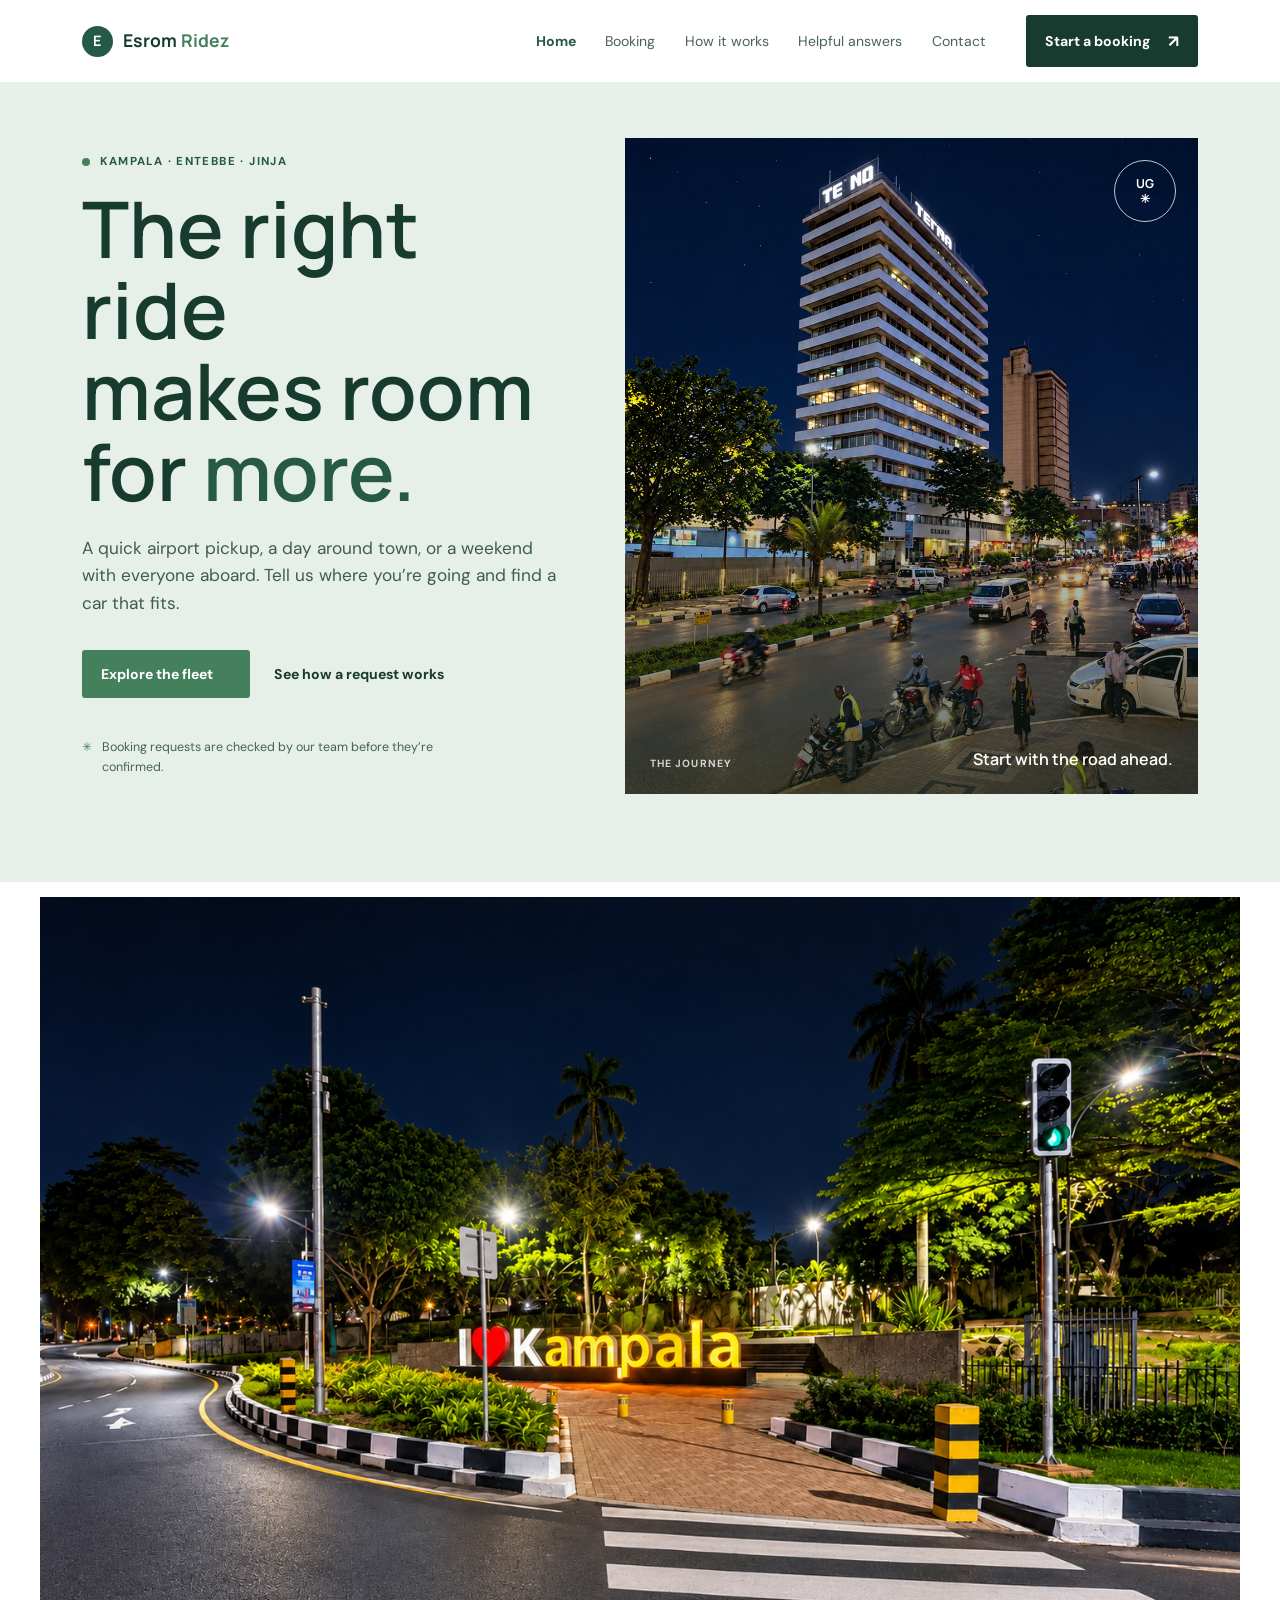
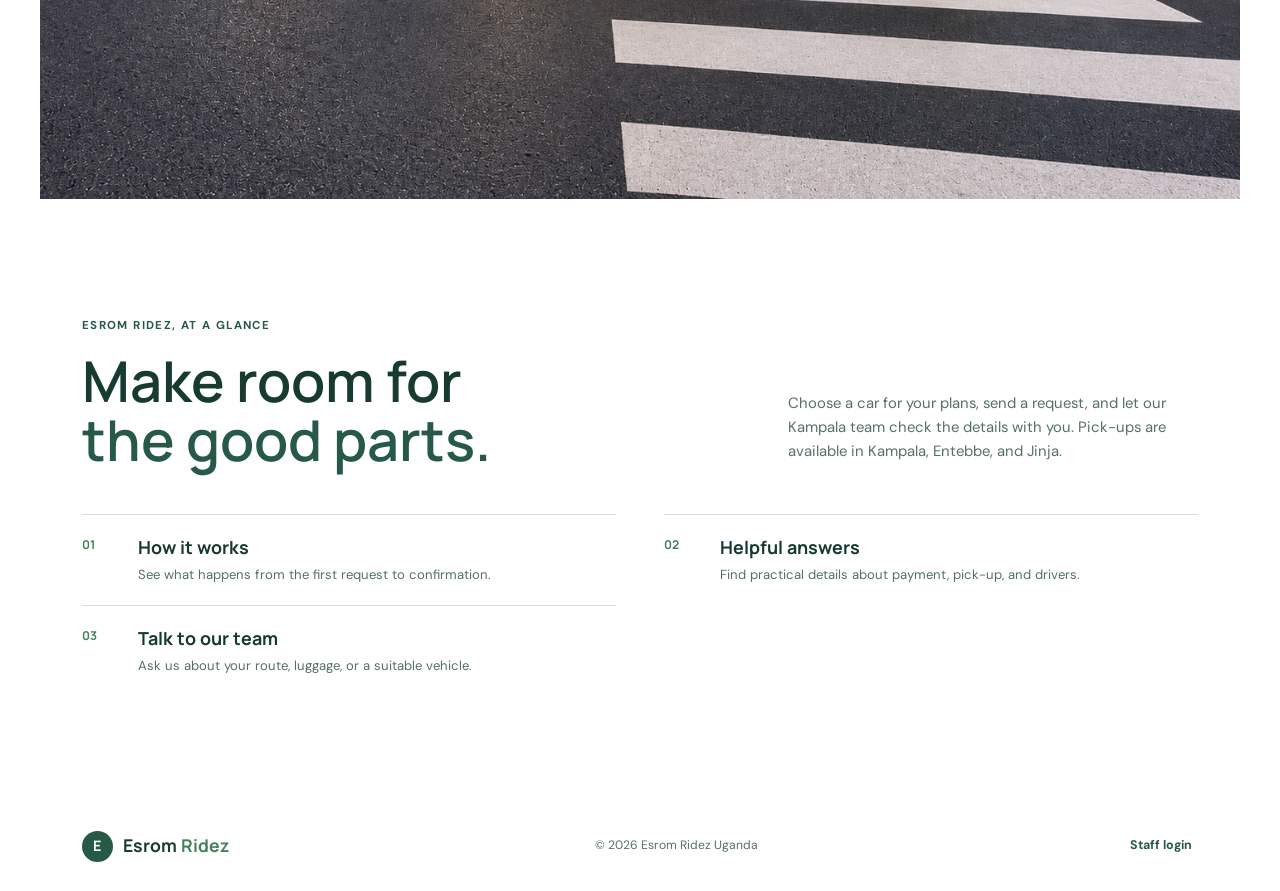
<file: index.html>
<!doctype html>
<html lang="en">
<head>
  <meta charset="utf-8">
  <meta name="viewport" content="width=device-width, initial-scale=1">
  <meta name="description" content="Find a car for airport pickups, city days, family trips, and group travel around Kampala, Entebbe, and Jinja.">
  <meta name="theme-color" content="#f7f6f1">
  <title>Esrom Ridez | A good car for the road ahead</title>
  <link rel="preconnect" href="https://fonts.googleapis.com">
  <link rel="preconnect" href="https://fonts.gstatic.com" crossorigin>
  <link href="https://fonts.googleapis.com/css2?family=DM+Sans:wght@400;500;600;700&family=Manrope:wght@500;600;700;800&display=swap" rel="stylesheet">
  <link rel="stylesheet" href="site.css">
</head>
<body>
  <div class="site-shell">
    <header class="topbar">
      <a class="brand" href="index.html" aria-label="Esrom Ridez home"><span class="brand-mark" aria-hidden="true">E</span><span>Esrom <span>Ridez</span></span></a>
      <button class="menu-button" id="menuButton" type="button" aria-label="Open navigation" aria-controls="primaryNavigation" aria-expanded="false"><span aria-hidden="true">☰</span></button>
      <nav class="main-nav" id="primaryNavigation" aria-label="Primary navigation">
        <a href="index.html" aria-current="page">Home</a><a href="booking.html">Booking</a><a href="how-it-works.html">How it works</a><a href="helpful-answers.html">Helpful answers</a><a href="contact.html">Contact</a>
      </nav>
      <a class="button button-dark nav-book" href="booking.html">Start a booking <span aria-hidden="true">↗</span></a>
    </header>

    <main id="home">
      <section class="hero section-pad" aria-labelledby="heroTitle">
        <div class="hero-copy">
          <p class="eyebrow"><span class="eyebrow-dot" aria-hidden="true"></span> Kampala · Entebbe · Jinja</p>
          <h1 id="heroTitle">The right ride<br>makes room for <em>more.</em></h1>
          <p class="hero-lede">A quick airport pickup, a day around town, or a weekend with everyone aboard. Tell us where you’re going and find a car that fits.</p>
          <div class="hero-actions"><a class="button button-accent" href="cars.html">Explore the fleet <span aria-hidden="true"></span></a><a class="text-link" href="how-it-works.html">See how a request works <span aria-hidden="true"></span></a></div>
          <p class="hero-note"><span aria-hidden="true">✳</span> Booking requests are checked by our team before they’re confirmed.</p>
        </div>
        <div class="hero-art">
          <img class="hero-photo" src="img 31.png" alt="A winding road crossing a green mountain landscape" fetchpriority="high">
          <div class="hero-caption"><span class="caption-index"> THE JOURNEY</span><span>Start with the road ahead.</span></div>
          <span class="hero-stamp" aria-hidden="true">UG<br><small>✳</small></span>
        </div>
      </section>

      <figure class="overview-visual">
        <img src="kla road.png" alt="Kampala city streets and traffic at night" loading="lazy">
      </figure>

      <section class="overview-section section-pad" aria-labelledby="overviewTitle">
        <div class="section-intro"><div><p class="eyebrow">Esrom Ridez, at a glance</p><h2 id="overviewTitle">Make room for<br><em>the good parts.</em></h2></div><p>Choose a car for your plans, send a request, and let our Kampala team check the details with you. Pick-ups are available in Kampala, Entebbe, and Jinja.</p></div>
        <div class="overview-links">
          <a href="how-it-works.html"><span>01</span><div><h3>How it works</h3><p>See what happens from the first request to confirmation.</p></div><b aria-hidden="true"></b></a>
          <a href="helpful-answers.html"><span>02</span><div><h3>Helpful answers</h3><p>Find practical details about payment, pick-up, and drivers.</p></div><b aria-hidden="true"></b></a>
          <a href="contact.html"><span>03</span><div><h3>Talk to our team</h3><p>Ask us about your route, luggage, or a suitable vehicle.</p></div><b aria-hidden="true"></b></a>
        </div>
      </section>
    </main>

    <section class="admin-view section-pad" id="adminView" aria-label="Staff workspace"><div class="admin-head"><div><p class="eyebrow">Staff workspace</p><h2>Keep things <em>moving.</em></h2></div><button class="button button-light" id="closeAdmin" type="button">Back to website</button></div><div class="admin-stats" id="adminStats"></div><div class="admin-layout"><div class="admin-panel"><div class="panel-heading"><div><h3>Fleet manager</h3><p>Edit daily UGX rates and availability.</p></div><button class="button button-dark" id="resetData" type="button">Reset demo data</button></div><div class="admin-table-wrap"><table><thead><tr><th>Vehicle</th><th>Type</th><th>Daily rate (UGX)</th><th>Availability</th><th></th></tr></thead><tbody id="vehicleTable"></tbody></table></div></div><div class="admin-panel"><div class="panel-heading"><div><h3>Booking requests</h3><p>Confirm or cancel requests.</p></div></div><div id="bookingList" class="booking-list"></div></div></div></section>

    <footer><a class="brand" href="#home"><span class="brand-mark" aria-hidden="true">E</span><span>Esrom <span>Ridez</span></span></a><span>© 2026 Esrom Ridez Uganda</span><button class="admin-link" id="openAdmin" type="button">Staff login <span aria-hidden="true"></span></button></footer>
  </div>

  <div class="modal-backdrop" id="modalBackdrop" aria-hidden="true"><div class="modal" role="dialog" aria-modal="true" aria-labelledby="modalTitle"><button class="modal-close" id="closeModal" type="button" aria-label="Close dialog">×</button><div id="modalContent"></div></div></div>
  <div class="toast" id="toast" role="status" aria-live="polite"></div>
  <script src="script.js" defer></script>
</body>
</html>
</file>
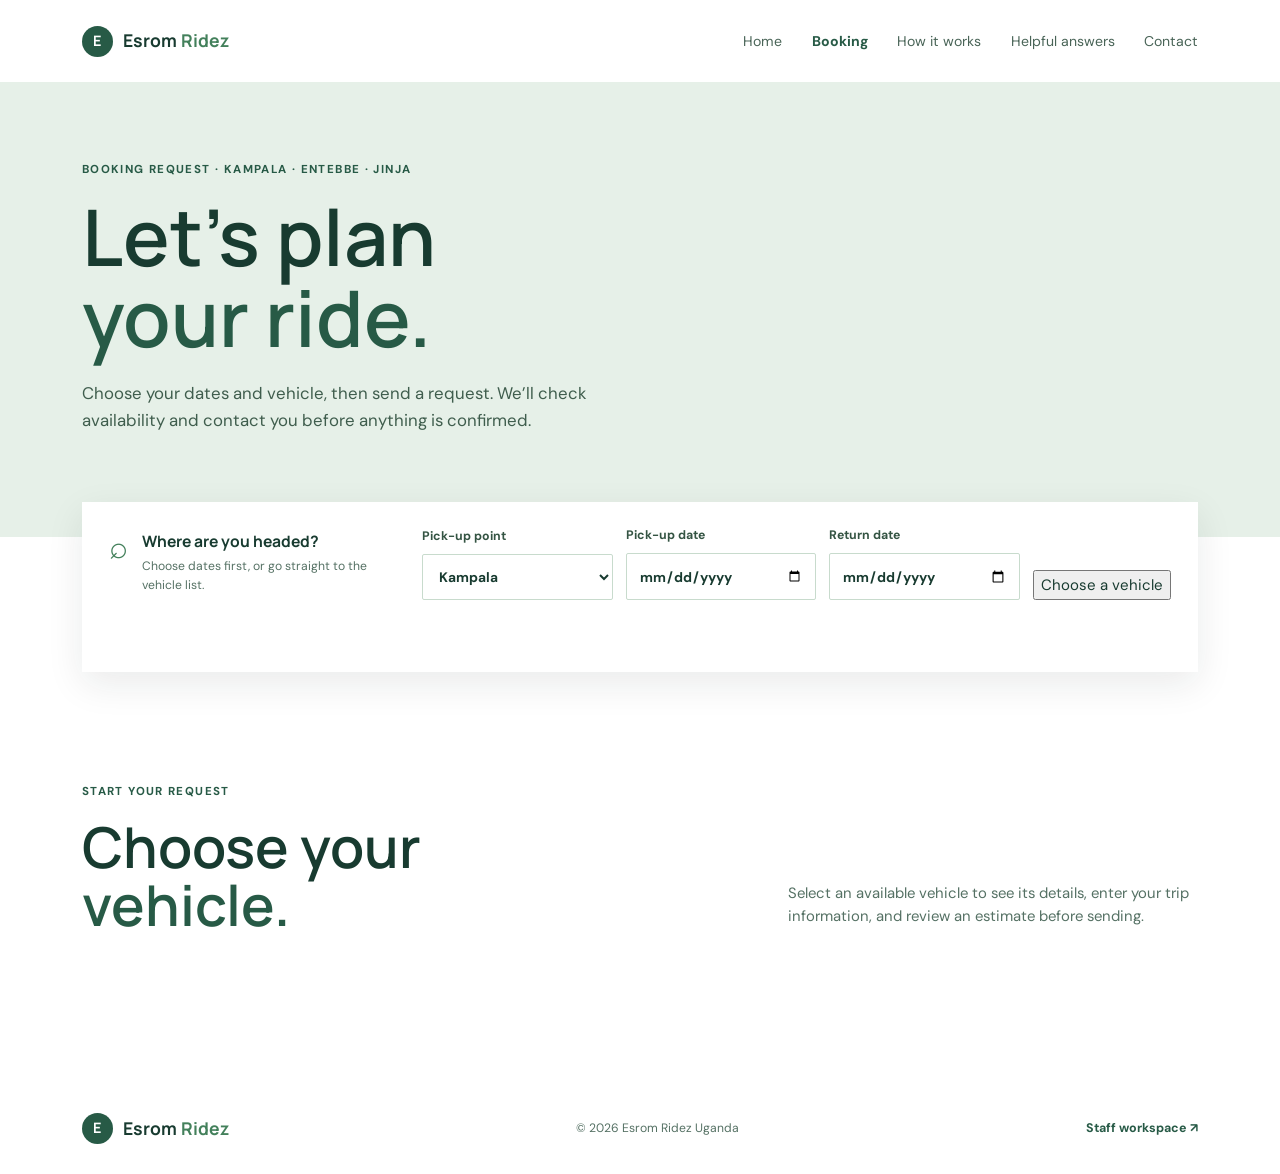
<file: booking.html>
<!doctype html>
<html lang="en">
<head>
  <meta charset="utf-8">
  <meta name="viewport" content="width=device-width, initial-scale=1">
  <meta name="description" content="Choose a vehicle and send a booking request to Esrom Ridez in Uganda.">
  <meta name="theme-color" content="#f7f6f1">
  <title>Booking | Esrom Ridez</title>
  <link rel="preconnect" href="https://fonts.googleapis.com">
  <link rel="preconnect" href="https://fonts.gstatic.com" crossorigin>
  <link href="https://fonts.googleapis.com/css2?family=DM+Sans:wght@400;500;600;700&family=Manrope:wght@500;600;700;800&display=swap" rel="stylesheet">
  <link rel="stylesheet" href="site.css">
</head>
<body class="booking-page">
  <div class="site-shell">
    <header class="topbar">
      <a class="brand" href="index.html" aria-label="Esrom Ridez home"><span class="brand-mark" aria-hidden="true">E</span><span>Esrom <span>Ridez</span></span></a>
      <button class="menu-button" id="menuButton" type="button" aria-label="Open navigation" aria-controls="primaryNavigation" aria-expanded="false"><span aria-hidden="true">☰</span></button>
      <nav class="main-nav" id="primaryNavigation" aria-label="Primary navigation">
        <a href="index.html">Home</a><a href="booking.html" aria-current="page">Booking</a><a href="how-it-works.html">How it works</a><a href="helpful-answers.html">Helpful answers</a><a href="contact.html">Contact</a>
      </nav>
    </header>
    <main id="bookingPage">
      <section class="page-intro section-pad" aria-labelledby="pageTitle"><p class="eyebrow">Booking request · Kampala · Entebbe · Jinja</p><h1 id="pageTitle">Let’s plan<br><em>your ride.</em></h1><p>Choose your dates and vehicle, then send a request. We’ll check availability and contact you before anything is confirmed.</p></section>
      <section class="search-panel section-pad" aria-labelledby="searchTitle">
        <div class="search-heading"><span class="search-icon" aria-hidden="true">⌕</span><div><h2 id="searchTitle">Where are you headed?</h2><p>Choose dates first, or go straight to the vehicle list.</p></div></div>
        <form id="searchForm" class="search-form" action="booking.html#fleet" method="GET">
          <input type="hidden" name="_subject" value="New vehicle booking request">
          <label for="searchPickup">Pick-up point<select id="searchPickup" name="pickup_location" required><option value="Kampala">Kampala</option><option value="Entebbe">Entebbe</option><option value="Jinja">Jinja</option></select></label>
          <label for="searchPickupDate">Pick-up date<input id="searchPickupDate" name="pickup_date" type="date" required></label>
          <label for="searchReturnDate">Return date<input id="searchReturnDate" name="return_date" type="date" required></label>
          <button type="submit">Choose a vehicle</button>
        </form>
        
        <!-- FIX: Added the missing bookingStatus element here -->
        <p id="bookingStatus" aria-live="polite" style="margin-top: 1rem; font-weight: 500; color: var(--text-dark, #333);"></p>
        
      </section>
      <section class="fleet-section section-pad" id="fleet" aria-labelledby="fleetTitle">
        <div class="section-intro"><div><p class="eyebrow">Start your request</p><h2 id="fleetTitle">Choose your<br><em>vehicle.</em></h2></div><p>Select an available vehicle to see its details, enter your trip information, and review an estimate before sending.</p></div>
        <p id="resultCount" aria-live="polite"></p>
        <div id="vehicleGrid" aria-live="polite"></div>
      </section>
      <div class="modal-backdrop" id="modalBackdrop" aria-hidden="true"><div class="modal" role="dialog" aria-modal="true" aria-labelledby="modalTitle"><button class="modal-close" id="closeModal" type="button" aria-label="Close dialog">×</button><div id="modalContent"></div></div></div>
    </main>
    <footer><a class="brand" href="index.html"><span class="brand-mark" aria-hidden="true">E</span><span>Esrom <span>Ridez</span></span></a><span>© 2026 Esrom Ridez Uganda</span><a class="admin-link" href="index.html#staff">Staff workspace <span aria-hidden="true">↗️</span></a></footer>
  </div>
  <div class="toast" id="toast" role="status" aria-live="polite"></div>
<script src="script.js" defer></script>
</body>
</html>
</file>
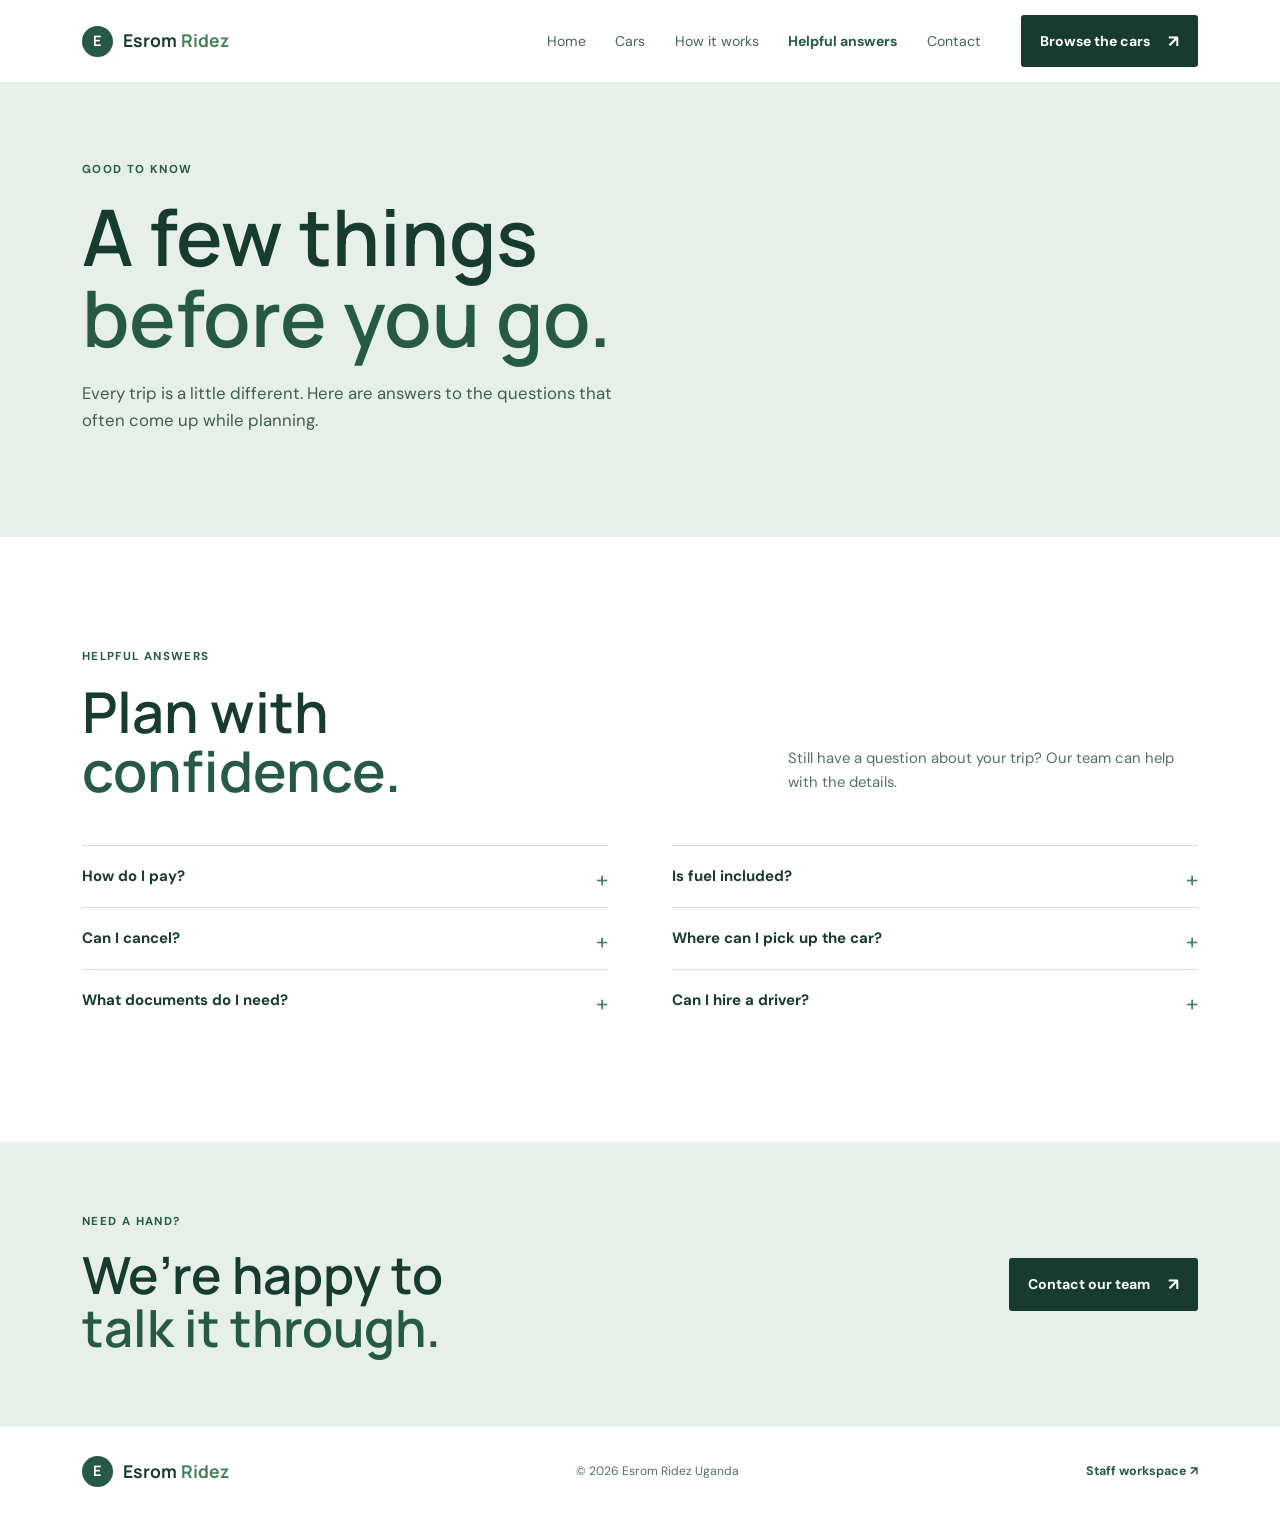
<file: helpful-answers.html>
<!doctype html>
<html lang="en">
<head>
  <meta charset="utf-8">
  <meta name="viewport" content="width=device-width, initial-scale=1">
  <meta name="description" content="Answers to common questions about Esrom Ridez car rentals, payments, pick-up, cancellation, and drivers.">
  <meta name="theme-color" content="#f7f6f1">
  <title>Helpful answers | Esrom Ridez</title>
  <link rel="preconnect" href="https://fonts.googleapis.com">
  <link rel="preconnect" href="https://fonts.gstatic.com" crossorigin>
  <link href="https://fonts.googleapis.com/css2?family=DM+Sans:wght@400;500;600;700&family=Manrope:wght@500;600;700;800&display=swap" rel="stylesheet">
  <link rel="stylesheet" href="site.css">
</head>
<body>
  <div class="site-shell">
    <header class="topbar">
      <a class="brand" href="index.html" aria-label="Esrom Ridez home"><span class="brand-mark" aria-hidden="true">E</span><span>Esrom <span>Ridez</span></span></a>
      <button class="menu-button" id="menuButton" type="button" aria-label="Open navigation" aria-controls="primaryNavigation" aria-expanded="false"><span aria-hidden="true">☰</span></button>
      <nav class="main-nav" id="primaryNavigation" aria-label="Primary navigation">
        <a href="index.html">Home</a><a href="cars.html">Cars</a><a href="how-it-works.html">How it works</a><a href="helpful-answers.html" aria-current="page">Helpful answers</a><a href="contact.html">Contact</a>
      </nav>
      <a class="button button-dark nav-book" href="cars.html">Browse the cars <span aria-hidden="true">↗</span></a>
    </header>
    <main>
      <section class="page-intro section-pad" aria-labelledby="pageTitle"><p class="eyebrow">Good to know</p><h1 id="pageTitle">A few things<br><em>before you go.</em></h1><p>Every trip is a little different. Here are answers to the questions that often come up while planning.</p></section>
      <section class="faq-section section-pad" aria-labelledby="faqTitle"><div class="section-intro"><div><p class="eyebrow">Helpful answers</p><h2 id="faqTitle">Plan with<br><em>confidence.</em></h2></div><p>Still have a question about your trip? Our team can help with the details.</p></div><div class="faq-grid"><details><summary>How do I pay?</summary><p>We’ll agree on a payment method after accepting your request. Mobile money, bank transfer, or cash at pickup may be available; your confirmation will explain the agreed details.</p></details><details><summary>Is fuel included?</summary><p>The daily rate is for the car itself. Fuel is usually full-to-full unless we agree something else in your confirmation email.</p></details><details><summary>Can I cancel?</summary><p>Please tell us as soon as plans change. If we have already confirmed the car, we’ll explain any fee before it applies. Pending requests can be withdrawn by emailing us with your reference.</p></details><details><summary>Where can I pick up the car?</summary><p>Pick-up options include Kampala, Entebbe (including the airport), and Jinja. A different return location can be selected in the request form; any related charge appears in your estimate.</p></details><details><summary>What documents do I need?</summary><p>A valid driving licence and a passport or national ID. If you would like a driver, you mainly need to be reachable at pickup.</p></details><details><summary>Can I hire a driver?</summary><p>Driver availability and cost vary by vehicle. Choose the driver option in the request form to include its listed cost in your estimate.</p></details></div></section>
      <section class="page-cta section-pad"><div><p class="eyebrow">Need a hand?</p><h2>We’re happy to<br><em>talk it through.</em></h2></div><a class="button button-dark" href="contact.html">Contact our team <span aria-hidden="true">↗</span></a></section>
    </main>
    <footer><a class="brand" href="index.html"><span class="brand-mark" aria-hidden="true">E</span><span>Esrom <span>Ridez</span></span></a><span>© 2026 Esrom Ridez Uganda</span><a class="admin-link" href="index.html#staff">Staff workspace <span aria-hidden="true">↗</span></a></footer>
  </div>
  <div class="toast" id="toast" role="status" aria-live="polite"></div>
  <script src="script.js" defer></script>
</body>
</html>
</file>
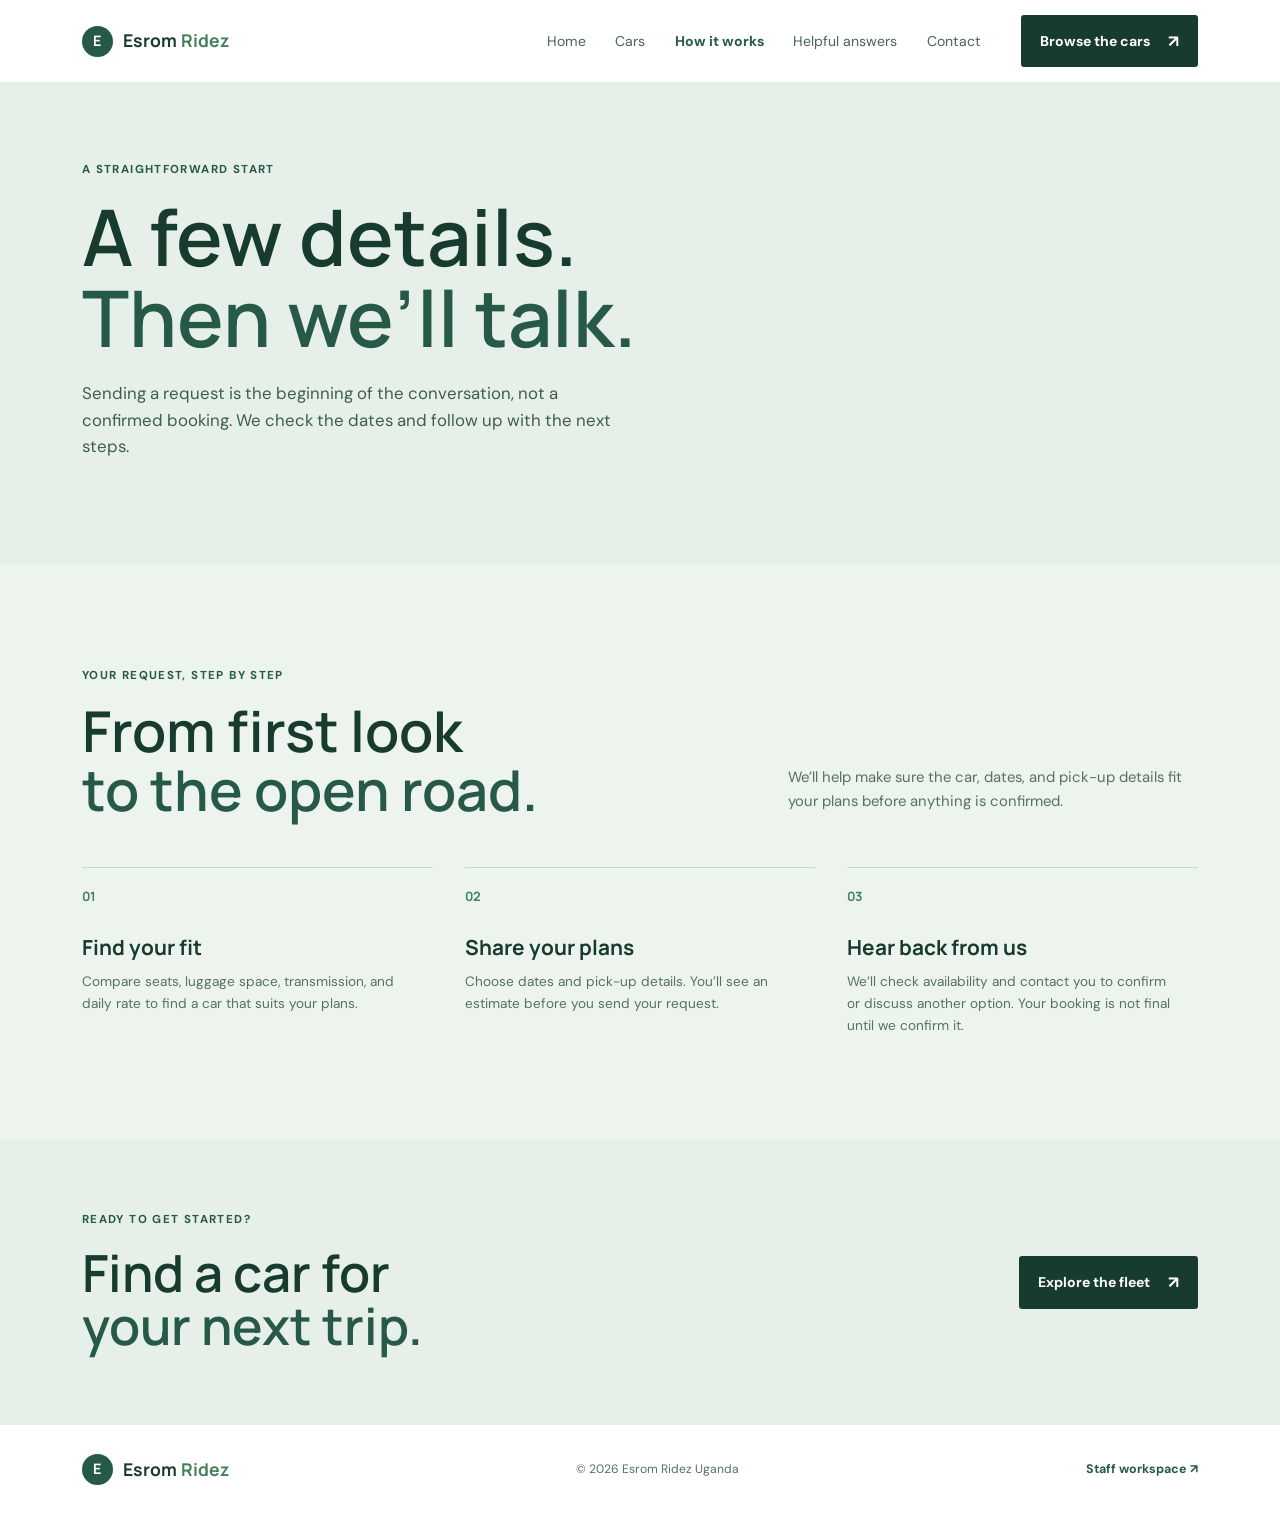
<file: how-it-works.html>
<!doctype html>
<html lang="en">
<head>
  <meta charset="utf-8">
  <meta name="viewport" content="width=device-width, initial-scale=1">
  <meta name="description" content="Learn how to request a car with Esrom Ridez and what to expect before your booking is confirmed.">
  <meta name="theme-color" content="#f7f6f1">
  <title>How it works | Esrom Ridez</title>
  <link rel="preconnect" href="https://fonts.googleapis.com">
  <link rel="preconnect" href="https://fonts.gstatic.com" crossorigin>
  <link href="https://fonts.googleapis.com/css2?family=DM+Sans:wght@400;500;600;700&family=Manrope:wght@500;600;700;800&display=swap" rel="stylesheet">
  <link rel="stylesheet" href="site.css">
</head>
<body>
  <div class="site-shell">
    <header class="topbar">
      <a class="brand" href="index.html" aria-label="Esrom Ridez home"><span class="brand-mark" aria-hidden="true">E</span><span>Esrom <span>Ridez</span></span></a>
      <button class="menu-button" id="menuButton" type="button" aria-label="Open navigation" aria-controls="primaryNavigation" aria-expanded="false"><span aria-hidden="true">☰</span></button>
      <nav class="main-nav" id="primaryNavigation" aria-label="Primary navigation">
        <a href="index.html">Home</a><a href="cars.html">Cars</a><a href="how-it-works.html" aria-current="page">How it works</a><a href="helpful-answers.html">Helpful answers</a><a href="contact.html">Contact</a>
      </nav>
      <a class="button button-dark nav-book" href="cars.html">Browse the cars <span aria-hidden="true">↗</span></a>
    </header>
    <main>
      <section class="page-intro section-pad" aria-labelledby="pageTitle"><p class="eyebrow">A straightforward start</p><h1 id="pageTitle">A few details.<br><em>Then we’ll talk.</em></h1><p>Sending a request is the beginning of the conversation, not a confirmed booking. We check the dates and follow up with the next steps.</p></section>
      <section class="how-section section-pad" aria-labelledby="stepsTitle">
        <div class="section-intro"><div><p class="eyebrow">Your request, step by step</p><h2 id="stepsTitle">From first look<br><em>to the open road.</em></h2></div><p>We’ll help make sure the car, dates, and pick-up details fit your plans before anything is confirmed.</p></div>
        <div class="steps"><article><span class="step-number">01</span><h3>Find your fit</h3><p>Compare seats, luggage space, transmission, and daily rate to find a car that suits your plans.</p></article><article><span class="step-number">02</span><h3>Share your plans</h3><p>Choose dates and pick-up details. You’ll see an estimate before you send your request.</p></article><article><span class="step-number">03</span><h3>Hear back from us</h3><p>We’ll check availability and contact you to confirm or discuss another option. Your booking is not final until we confirm it.</p></article></div>
      </section>
      <section class="page-cta section-pad"><div><p class="eyebrow">Ready to get started?</p><h2>Find a car for<br><em>your next trip.</em></h2></div><a class="button button-dark" href="cars.html">Explore the fleet <span aria-hidden="true">↗</span></a></section>
    </main>
    <footer><a class="brand" href="index.html"><span class="brand-mark" aria-hidden="true">E</span><span>Esrom <span>Ridez</span></span></a><span>© 2026 Esrom Ridez Uganda</span><a class="admin-link" href="index.html#staff">Staff workspace <span aria-hidden="true">↗</span></a></footer>
  </div>
  <div class="toast" id="toast" role="status" aria-live="polite"></div>
  <script src="script.js" defer></script>
</body>
</html>
</file>
<file: site.css>
/* Variables */
:root {
  color-scheme: light;
  --ink: #183b30;
  --muted: #557164;
  --paper: #ffffff;
  --white: #ffffff;
  --green: #275a46;
  --green-deep: #153a2b;
  --leaf: #e6f0e8;
  --accent-green: #43805b;
  --line: #d2e1d6;
  --sky: #dcebe1;
  --body-font: "DM Sans", sans-serif;
  --display-font: "Manrope", sans-serif;
  --space-1: .5rem;
  --space-2: 1rem;
  --space-3: 1.5rem;
  --space-4: 2rem;
  --space-5: 3rem;
  --space-6: 5rem;
  --page-gutter: clamp(1.25rem, 6.4vw, 6.5rem);
  --radius: 3px;
  --shadow: 0 12px 35px rgb(24 37 33 / 9%);
}

/* Base styles */
* { box-sizing: border-box; }
html { scroll-behavior: smooth; scroll-padding-top: 5rem; }
body { margin: 0; background: var(--paper); color: var(--ink); font: 400 15px/1.6 var(--body-font); }
button, input, select, textarea { font: inherit; }
button, a { -webkit-tap-highlight-color: transparent; }
button { color: inherit; }
img { display: block; max-width: 100%; }
a { color: inherit; text-decoration: none; }
h1, h2, h3, p { margin: 0; }
::selection { color: var(--white); background: var(--green); }
:focus-visible { outline: 3px solid var(--accent-green); outline-offset: 3px; }
.site-shell { max-width: 1800px; margin: 0 auto; overflow: clip; }
.section-pad { padding-inline: var(--page-gutter); }

/* Typography */
h1, h2, h3 { font-family: var(--display-font); }
h1, h2 { font-weight: 600; letter-spacing: 0; line-height: 1.04; }
h1 { max-width: 720px; font-size: clamp(3.5rem, 6.1vw, 6.25rem); }
h2 { font-size: clamp(2.65rem, 4.4vw, 4.5rem); }
h3 { font-size: 1.25rem; line-height: 1.25; }
em { color: var(--green); font-style: normal; }
.eyebrow { margin-bottom: 1.1rem; color: var(--green); font-size: .72rem; font-weight: 700; letter-spacing: .12em; line-height: 1.4; text-transform: uppercase; }

/* Layout and navigation */
.topbar { position: relative; z-index: 10; display: flex; min-height: 82px; align-items: center; gap: 2.5rem; padding-inline: var(--page-gutter); background: var(--paper); }
.brand { display: inline-flex; flex: 0 0 auto; align-items: center; gap: .65rem; font: 700 1.1rem/1 var(--display-font); }
.brand > span:last-child > span { color: var(--accent-green); }
.brand-mark { display: grid; width: 31px; aspect-ratio: 1; place-items: center; border-radius: 50%; background: var(--green); color: var(--white); font-size: .9rem; }
.main-nav { display: flex; align-items: center; gap: clamp(1.1rem, 2.3vw, 2rem); margin-left: auto; color: #496457; font-size: .88rem; }
.main-nav a, .text-link, .contact-details a { transition: color 160ms ease; }
.main-nav a:hover, .text-link:hover, .contact-details a:hover { color: var(--accent-green); }
.main-nav a[aria-current="page"] { color: var(--green); font-weight: 700; }
.menu-button { display: none; }
.button { display: inline-flex; min-height: 48px; align-items: center; justify-content: center; gap: 1.1rem; border: 1px solid transparent; border-radius: var(--radius); padding: .75rem 1.15rem; cursor: pointer; font-size: .88rem; font-weight: 700; transition: background-color 160ms ease, color 160ms ease, transform 160ms ease; }
.button:hover:not(:disabled) { transform: translateY(-2px); }
.button:disabled { cursor: wait; opacity: .7; }
.button span { font-size: 1.05rem; }
.button-dark { background: var(--ink); color: var(--white); }
.button-dark:hover:not(:disabled) { background: var(--green); }
.button-accent { background: var(--accent-green); color: #fff; }
.button-accent:hover:not(:disabled) { background: var(--green-deep); }
.button-light { background: var(--leaf); color: var(--ink); }
.button-light:hover:not(:disabled) { background: #d6e8da; }

/* Hero and date search */
.hero { display: grid; min-height: 590px; grid-template-columns: minmax(0, .91fr) minmax(420px, 1.09fr); align-items: center; gap: clamp(2rem, 5vw, 5.5rem); padding-block: 3.5rem 5.5rem; background: var(--leaf); }
.hero-copy { padding-block: 1rem; }
.hero-copy .eyebrow { display: flex; align-items: center; gap: .6rem; }
.eyebrow-dot { width: 8px; aspect-ratio: 1; border-radius: 50%; background: var(--accent-green); }
.hero h1 em { color: var(--green); }
.hero-lede { max-width: 490px; margin-top: 1.4rem; color: #3f5d4d; font-size: 1.08rem; }
.hero-actions { display: flex; flex-wrap: wrap; align-items: center; gap: 1.5rem; margin-top: 2rem; }
.text-link { font-size: .88rem; font-weight: 700; }
.text-link span { margin-left: .35rem; color: var(--accent-green); }
.hero-note { display: flex; align-items: flex-start; gap: .65rem; max-width: 380px; margin-top: 2.5rem; color: #466353; font-size: .78rem; }
.hero-note span { color: var(--accent-green); }
.hero-art { position: relative; min-height: 400px; align-self: stretch; overflow: hidden; background: var(--sky); }
.hero-photo { position: absolute; width: 100%; height: 100%; inset: 0; object-fit: cover; object-position: center 54%; transition: transform 700ms ease; }
.hero-art:hover .hero-photo { transform: scale(1.025); }
.hero-art::after { position: absolute; inset: 38% 0 0; background: linear-gradient(transparent, rgb(13 30 24 / 68%)); content: ""; pointer-events: none; }
.hero-caption { position: absolute; z-index: 1; right: 1.6rem; bottom: 1.5rem; left: 1.6rem; display: flex; align-items: end; justify-content: space-between; gap: 1rem; color: #fff; font: 600 1rem var(--display-font); }
.caption-index { color: rgb(255 255 255 / 78%); font: 700 .65rem var(--body-font); letter-spacing: .1em; }
.hero-stamp { position: absolute; z-index: 1; top: 1.4rem; right: 1.4rem; display: grid; width: 62px; aspect-ratio: 1; place-content: center; border: 1px solid rgb(255 255 255 / 75%); border-radius: 50%; color: #fff; font: 700 .77rem/1.2 var(--display-font); text-align: center; }
.hero-stamp small { font-size: .72rem; }
.search-panel { position: relative; z-index: 2; display: grid; grid-template-columns: minmax(210px, .75fr) minmax(0, 2fr); align-items: center; gap: 2rem; margin: -2.2rem var(--page-gutter) 0; padding: 1.5rem 1.7rem; background: var(--white); box-shadow: var(--shadow); }
.search-heading { display: flex; align-items: flex-start; gap: .9rem; }
.search-icon { color: var(--accent-green); font-size: 2rem; line-height: 1; }
.search-heading h2 { font: 700 .98rem/1.4 var(--display-font); }
.search-heading p { margin-top: .25rem; color: var(--muted); font-size: .76rem; }
.search-form { display: grid; grid-template-columns: repeat(3, minmax(0, 1fr)) auto; align-items: end; gap: .8rem; }
label { display: grid; gap: .45rem; color: #345443; font-size: .77rem; font-weight: 700; }
input, select, textarea { width: 100%; min-height: 46px; border: 1px solid #c8dbcd; border-radius: 2px; background: #fff; color: var(--ink); padding: .65rem .75rem; font-size: .86rem; }
input::placeholder, textarea::placeholder { color: #6d8878; }
textarea { min-height: 110px; resize: vertical; }

/* Page introductions and homepage overview */
.page-intro { padding-block: 5rem 6.5rem; background: var(--leaf); }
.page-intro h1 { max-width: 850px; }
.page-intro > p:last-child { max-width: 560px; margin-top: 1.35rem; color: #3f5d4d; font-size: 1.05rem; }
.overview-section { padding-block: 6.5rem; }
.overview-links { display: grid; grid-template-columns: repeat(2, minmax(0, 1fr)); column-gap: 3rem; }
.overview-links > a { display: grid; grid-template-columns: 2.5rem 1fr auto; align-items: start; gap: 1rem; border-top: 1px solid var(--line); padding: 1.3rem 0; }
.overview-links > a > span { color: var(--accent-green); font: 700 .76rem var(--display-font); }
.overview-links h3 { color: var(--green-deep); font-size: 1.12rem; }
.overview-links p { margin-top: .35rem; color: var(--muted); font-size: .82rem; }
.overview-links b { color: var(--accent-green); font-size: 1rem; font-weight: 500; transition: transform 160ms ease; }
.overview-links a:hover b { transform: translate(3px, -3px); }
.page-cta { display: flex; align-items: center; justify-content: space-between; gap: 2rem; padding-block: 4.5rem; background: var(--leaf); }
.page-cta h2 { font-size: clamp(2.3rem, 4vw, 3.6rem); }

/* Fleet */
.fleet-section { padding-block: 7rem 6.5rem; }
.section-intro { display: flex; align-items: end; justify-content: space-between; gap: 3rem; margin-bottom: 2.8rem; }
.section-intro > p { max-width: 410px; padding-bottom: .35rem; color: var(--muted); font-size: .93rem; }
.filter-bar { display: flex; align-items: center; justify-content: space-between; gap: 1.5rem; border-bottom: 1px solid var(--line); }
.filter-tabs { display: flex; flex-wrap: wrap; align-items: center; gap: clamp(1.25rem, 3vw, 3rem); }
.filter-tab, .filter-toggle { min-height: 49px; border: 0; border-bottom: 2px solid transparent; background: none; cursor: pointer; font-size: .86rem; font-weight: 700; }
.filter-tab span { margin-left: .3rem; color: var(--muted); font-size: .7rem; }
.filter-tab.active { border-color: var(--accent-green); color: var(--green); }
.filter-toggle { flex: 0 0 auto; color: var(--green); }
.filter-toggle span { display: inline-block; margin-left: .4rem; transition: transform 160ms ease; }
.filter-toggle[aria-expanded="true"] span { transform: rotate(180deg); }
.advanced-filters { display: none; grid-template-columns: minmax(170px, 220px) minmax(170px, 220px) 1fr; align-items: end; gap: 1rem; padding: 1.2rem 0; }
.advanced-filters.visible { display: grid; }
.advanced-filters > span { justify-self: end; color: var(--muted); font-size: .8rem; }
.fleet-group { margin-top: 2.8rem; }
.fleet-group-head { display: flex; align-items: end; justify-content: space-between; gap: 1rem; margin-bottom: 1.2rem; }
.fleet-group-head h3 { color: var(--green-deep); font-size: 1.5rem; }
.fleet-group-head p { max-width: 300px; color: var(--muted); font-size: .8rem; }
.vehicle-grid { display: grid; grid-template-columns: repeat(3, minmax(0, 1fr)); gap: 1.15rem; }
.vehicle-card { min-width: 0; overflow: hidden; border: 1px solid var(--line); background: var(--white); transition: border-color 180ms ease, transform 180ms ease, box-shadow 180ms ease; }
.vehicle-card:hover { transform: translateY(-3px); border-color: #a9c5b0; box-shadow: 0 10px 28px rgb(24 59 48 / 9%); }
.vehicle-image { position: relative; height: 210px; overflow: hidden; background: var(--sky); }
.vehicle-image img { width: 100%; height: 100%; object-fit: cover; transition: transform 500ms ease; }
.vehicle-card:hover .vehicle-image img { transform: scale(1.035); }
.vehicle-type, .unavailable { position: absolute; top: .8rem; left: .8rem; padding: .35rem .55rem; background: var(--paper); color: var(--green); font-size: .67rem; font-weight: 700; text-transform: capitalize; }
.unavailable { right: .8rem; left: auto; background: var(--ink); color: #fff; }
.vehicle-info { padding: 1.2rem; }
.vehicle-name-row { display: flex; align-items: start; justify-content: space-between; gap: .8rem; }
.vehicle-name-row h3 { font-size: 1.08rem; }
.vehicle-price { flex: 0 0 auto; color: var(--green); font-size: .78rem; font-weight: 700; text-align: right; }
.vehicle-price small { display: block; color: var(--muted); font-size: .66rem; font-weight: 500; }
.best-for { min-height: 2.6em; margin-top: .5rem; color: var(--muted); font-size: .79rem; }
.specs { display: flex; flex-wrap: wrap; gap: .45rem .9rem; margin-top: 1rem; color: #496457; font-size: .7rem; }
.specs span + span { position: relative; }
.specs span + span::before { position: absolute; top: 50%; left: -.55rem; width: 3px; aspect-ratio: 1; border-radius: 50%; background: var(--accent-green); content: ""; transform: translateY(-50%); }
.card-bottom { display: flex; align-items: center; justify-content: space-between; gap: .6rem; margin-top: 1.2rem; padding-top: .9rem; border-top: 1px solid var(--line); }
.feature-line { color: var(--muted); font-size: .69rem; }
.card-button, .small-button { border: 0; background: transparent; color: var(--green); cursor: pointer; font-size: .76rem; font-weight: 700; white-space: nowrap; }
.card-button:hover:not(:disabled), .small-button:hover { color: var(--accent-green); }
.card-button:disabled { color: var(--muted); cursor: not-allowed; }
.empty-state { margin-top: 1.8rem; padding: 2rem; border: 1px solid var(--line); color: var(--muted); text-align: center; }

/* Booking guidance and FAQ */
.how-section { padding-block: 6.5rem; background: #edf4ee; }
.how-section .section-intro { margin-bottom: 3rem; }
.steps { display: grid; grid-template-columns: repeat(3, minmax(0, 1fr)); gap: 2rem; }
.steps article { padding-top: 1rem; border-top: 1px solid #c6d9ca; }
.step-number { display: inline-block; margin-bottom: 1.8rem; color: var(--accent-green); font: 700 .8rem var(--display-font); }
.steps h3 { max-width: 260px; font-size: 1.3rem; }
.steps p { max-width: 325px; margin-top: .7rem; color: var(--muted); font-size: .85rem; }
.faq-section { padding-block: 7rem; background: var(--white); }
.faq-grid { display: grid; grid-template-columns: repeat(2, minmax(0, 1fr)); column-gap: 4rem; }
.faq-grid details { border-top: 1px solid var(--line); padding: 1.15rem 0; }
.faq-grid summary { position: relative; padding-right: 2rem; cursor: pointer; font-weight: 700; list-style: none; }
.faq-grid summary::-webkit-details-marker { display: none; }
.faq-grid summary::after { position: absolute; top: -.15rem; right: 0; color: var(--accent-green); content: "+"; font-size: 1.4rem; font-weight: 400; }
.faq-grid details[open] summary::after { content: "−"; }
.faq-grid details p { padding: .75rem 1rem 0 0; color: var(--muted); font-size: .83rem; }

/* Contact and service area */
.contact-section { display: grid; grid-template-columns: minmax(0, 1fr) minmax(300px, .85fr); gap: clamp(3rem, 9vw, 9rem); padding-block: 6.5rem; background: var(--green-deep); color: #fff; }
.contact-section .eyebrow { color: #b9d5c1; }
.contact-section h2 em { color: #b9d5c1; }
.contact-copy { max-width: 410px; margin-top: 1.2rem; color: #d6e8da; font-size: .92rem; }
.contact-details { display: grid; gap: .45rem; margin-top: 2rem; color: #e7f1e9; font-size: .85rem; }
.contact-details a { width: fit-content; text-decoration: underline; text-decoration-color: rgb(255 255 255 / 35%); text-underline-offset: 3px; }
.contact-details span { color: #d6e8da; }
.contact-form { display: grid; align-content: start; gap: 1rem; }
.contact-form label { color: #e7f1e9; }
.contact-form input, .contact-form textarea { border-color: #557964; background: #214638; color: #fff; }
.contact-form input::placeholder, .contact-form textarea::placeholder { color: #b9d5c1; }
.contact-form .button { justify-self: start; min-width: 180px; }
.contact-status { min-height: 1.4em; color: #d6e8da; font-size: .8rem; }
.location-band { display: grid; min-height: 300px; grid-template-columns: .8fr 1.2fr; background: var(--sky); }
.location-label { display: flex; align-items: center; gap: 1.2rem; padding: 2rem var(--page-gutter); }
.location-mark { align-self: flex-start; color: var(--accent-green); font-size: 2rem; }
.location-label .eyebrow { margin-bottom: .7rem; }
.location-label h2 { font-size: clamp(2rem, 3vw, 3rem); }
.location-label p:last-child { margin-top: .8rem; color: var(--muted); font-size: .83rem; }
.location-band > img { width: 100%; height: 100%; min-height: 300px; object-fit: cover; }

/* Booking dialog and status */
.modal-backdrop { position: fixed; z-index: 30; display: none; align-items: center; justify-content: center; padding: 1rem; inset: 0; background: rgb(18 30 25 / 66%); opacity: 0; transition: opacity 200ms ease; }
.modal-backdrop.open { display: flex; }
.modal-backdrop.shown { opacity: 1; }
.modal-backdrop.closing { opacity: 0; }
.modal { position: relative; width: min(1060px, 100%); max-height: min(90vh, 900px); overflow: auto; padding: 2rem; background: var(--paper); transform: translateY(12px); transition: transform 200ms ease; }
.modal-backdrop.shown .modal { transform: translateY(0); }
.modal-close { position: absolute; z-index: 3; top: .75rem; right: .85rem; display: grid; width: 38px; aspect-ratio: 1; place-items: center; border: 1px solid var(--line); background: var(--white); cursor: pointer; font-size: 1.4rem; }
.details-layout { display: grid; grid-template-columns: minmax(0, 1.05fr) minmax(340px, .95fr); gap: 2rem; align-items: start; }
.gallery { position: relative; height: 260px; overflow: hidden; background: var(--sky); }
.gallery-slide { position: absolute; width: 100%; height: 100%; inset: 0; object-fit: cover; opacity: 0; transition: opacity 250ms ease; pointer-events: none; }
.gallery-slide.active { opacity: 1; pointer-events: auto; }
.gallery-nav { position: absolute; z-index: 1; top: 50%; display: grid; width: 38px; aspect-ratio: 1; place-items: center; border: 0; border-radius: 50%; background: rgb(255 254 250 / 92%); cursor: pointer; font-size: 1.2rem; transform: translateY(-50%); }
.gallery-nav.prev { left: .8rem; }
.gallery-nav.next { right: .8rem; }
.gallery-dots { position: absolute; right: 0; bottom: .8rem; left: 0; display: flex; justify-content: center; gap: .45rem; }
.gallery-dot { width: 10px; aspect-ratio: 1; border: 1px solid #fff; border-radius: 50%; background: transparent; cursor: pointer; }
.gallery-dot.active { background: #fff; }
.details-layout > div > .eyebrow { margin-top: 1.1rem; margin-bottom: .5rem; }
.details-layout h2 { font-size: 2.5rem; }
.modal-intro { margin-top: .6rem; color: var(--muted); font-size: .87rem; }
.details-price { margin-block: 1rem; }
.details-price strong { display: block; color: var(--green); font: 700 1.65rem var(--display-font); }
.details-price span { color: var(--muted); font-size: .75rem; }
.details-specs { margin-top: 1rem; }
.booking-form { display: grid; gap: .9rem; }
.form-grid { display: grid; grid-template-columns: repeat(2, minmax(0, 1fr)); gap: .8rem; }
.extras { display: grid; gap: .55rem; }
.check { display: flex; align-items: flex-start; gap: .55rem; color: var(--ink); font-size: .78rem; font-weight: 500; }
.check input { width: 17px; min-height: 17px; margin: .2rem 0 0; accent-color: var(--green); }
.price-note { display: grid; gap: .25rem; border-left: 3px solid var(--accent-green); padding: .7rem .85rem; background: #eaf2eb; color: #496457; font-size: .72rem; }
.price-note strong { color: var(--ink); }
.estimate-lines { display: grid; gap: .35rem; color: var(--muted); font-size: .75rem; }
.estimate-lines div { display: flex; justify-content: space-between; gap: .7rem; }
.estimate-lines strong { color: var(--ink); }
.booking-summary { display: flex; align-items: center; justify-content: space-between; gap: 1rem; border-top: 1px solid var(--line); padding-top: .7rem; }
.booking-summary div { display: grid; }
.booking-summary small { color: var(--muted); font-size: .7rem; }
.booking-summary strong { color: var(--green); font: 700 1.1rem var(--display-font); }
.form-note { color: var(--muted); font-size: .72rem; }
.form-note a { color: var(--green); text-decoration: underline; }
.confirmation-card { display: grid; gap: .45rem; margin-block: 1.2rem; border-left: 3px solid var(--accent-green); padding: 1rem; background: var(--white); color: var(--muted); font-size: .82rem; }
.confirmation-card strong { color: var(--ink); font: 700 1rem var(--display-font); }
.toast { position: fixed; z-index: 50; right: 1.25rem; bottom: 1.25rem; max-width: min(440px, calc(100% - 2.5rem)); padding: .9rem 1rem; background: var(--ink); color: #fff; box-shadow: var(--shadow); opacity: 0; pointer-events: none; transform: translateY(8px); transition: opacity 180ms ease, transform 180ms ease; }
.toast.show { opacity: 1; transform: translateY(0); }
.toast.error { background: #275a46; }

/* Staff workspace and footer */
.admin-view { display: none; padding-block: 5rem; background: var(--paper); }
.admin-view.active { display: block; }
.admin-head, .panel-heading { display: flex; align-items: center; justify-content: space-between; gap: 1.2rem; }
.admin-head { margin-bottom: 2rem; }
.admin-head h2 { font-size: 3rem; }
.admin-stats { display: grid; grid-template-columns: repeat(3, minmax(0, 1fr)); gap: 1rem; margin-bottom: 1.2rem; }
.stat, .admin-panel { border: 1px solid var(--line); padding: 1.2rem; background: var(--white); }
.stat strong { display: block; font: 700 1.7rem var(--display-font); }
.stat small, .panel-heading p, .booking-row small { color: var(--muted); font-size: .76rem; }
.admin-layout { display: grid; gap: 1.2rem; }
.panel-heading { margin-bottom: 1rem; }
.panel-heading h3 { font-size: 1.1rem; }
.admin-table-wrap { overflow-x: auto; }
table { width: 100%; border-collapse: collapse; font-size: .8rem; text-align: left; }
th, td { border-bottom: 1px solid var(--line); padding: .7rem; }
th { color: var(--muted); font-size: .7rem; }
td input { min-width: 120px; min-height: 38px; }
.availability { color: var(--green); }
.availability.off { color: #557164; }
.booking-list { display: grid; }
.booking-row { display: flex; align-items: center; justify-content: space-between; gap: 1rem; border-top: 1px solid var(--line); padding: .9rem 0; }
.booking-row > div:first-child { display: grid; gap: .25rem; }
.booking-actions { display: flex; align-items: center; gap: .6rem; }
.status { color: var(--muted); font-size: .72rem; text-transform: capitalize; }
.status.confirmed { color: var(--green); }
.status.cancelled { color: #557164; }
footer { display: flex; min-height: 90px; align-items: center; justify-content: space-between; gap: 1.2rem; padding: 1rem var(--page-gutter); background: var(--paper); color: var(--muted); font-size: .76rem; }
footer .brand { color: var(--ink); }
.admin-link { border: 0; background: transparent; color: var(--green); cursor: pointer; font-size: .78rem; font-weight: 700; }

/* Responsive rules */
@media (max-width: 1050px) {
  .hero { grid-template-columns: minmax(0, .92fr) minmax(350px, 1.08fr); gap: 2rem; }
  .search-panel { grid-template-columns: 1fr; gap: 1rem; }
  .vehicle-grid { grid-template-columns: repeat(2, minmax(0, 1fr)); }
  .details-layout { grid-template-columns: minmax(0, .9fr) minmax(320px, 1.1fr); gap: 1.2rem; }
}
@media (max-width: 760px) {
  .topbar { min-height: 70px; gap: 1rem; }
  .menu-button { display: grid; width: 42px; aspect-ratio: 1; place-items: center; margin-left: auto; border: 1px solid var(--line); background: transparent; cursor: pointer; font-size: 1.2rem; }
  .nav-book { display: none; }
  .main-nav { position: absolute; top: 100%; right: 0; left: 0; display: none; align-items: stretch; gap: 0; margin: 0; padding: .4rem var(--page-gutter) 1rem; border-top: 1px solid var(--line); background: var(--paper); box-shadow: 0 12px 16px rgb(24 37 33 / 7%); }
  .main-nav.open { display: flex; flex-direction: column; }
  .main-nav a { padding: .8rem 0; }
  .hero { display: flex; flex-direction: column; align-items: stretch; gap: 1.7rem; padding-block: 3.5rem 4rem; }
  .hero-copy { padding: 0; }
  .hero-art { min-height: 340px; }
  .hero-note { margin-top: 1.6rem; }
  .search-panel { margin: -1.25rem var(--page-gutter) 0; padding: 1.1rem; }
  .search-form { grid-template-columns: repeat(2, minmax(0, 1fr)); }
  .search-form .button { grid-column: 1 / -1; }
  .fleet-section, .faq-section { padding-block: 5rem; }
  .section-intro { display: block; margin-bottom: 2rem; }
  .page-intro { padding-block: 4rem 4.5rem; }
  .overview-section { padding-block: 5rem; }
  .overview-links { grid-template-columns: 1fr; }
  .page-cta { align-items: flex-start; flex-direction: column; padding-block: 3.5rem; }
  .section-intro > p { margin-top: 1.1rem; }
  .how-section, .contact-section { padding-block: 5rem; }
  .steps { gap: 1.5rem; }
  .faq-grid { column-gap: 2rem; }
  .contact-section { grid-template-columns: 1fr; gap: 2.5rem; }
  .location-band { grid-template-columns: 1fr; }
  .location-label { min-height: 210px; }
  .location-band > img { height: 240px; min-height: 0; }
  .details-layout { grid-template-columns: 1fr; }
  .details-layout > div:first-child { padding-right: 2.5rem; }
  .modal { padding: 1.3rem; }
}
@media (max-width: 520px) {
  h1 { font-size: clamp(3.05rem, 13vw, 4rem); }
  h2 { font-size: clamp(2.5rem, 11vw, 3.3rem); }
  .hero-art { min-height: 270px; }
  .hero-caption { right: 1rem; bottom: 1rem; left: 1rem; align-items: start; flex-direction: column; gap: .3rem; }
  .hero-stamp { top: .9rem; right: .9rem; width: 52px; }
  .hero-actions { align-items: flex-start; flex-direction: column; gap: 1rem; }
  .search-form { grid-template-columns: 1fr; }
  .search-form .button { grid-column: auto; }
  .filter-bar { align-items: flex-start; flex-direction: column; gap: 0; }
  .filter-tabs { width: 100%; flex-wrap: nowrap; gap: 1.15rem; overflow-x: auto; }
  .filter-tab { flex: 0 0 auto; }
  .filter-toggle { align-self: flex-end; min-height: 40px; }
  .advanced-filters, .advanced-filters.visible { grid-template-columns: 1fr; }
  .advanced-filters > span { justify-self: start; }
  .fleet-group-head { align-items: flex-start; flex-direction: column; }
  .vehicle-grid, .steps, .faq-grid { grid-template-columns: 1fr; }
  .vehicle-image { height: 220px; }
  .steps article { padding-top: .8rem; }
  .step-number { margin-bottom: .8rem; }
  .form-grid { grid-template-columns: 1fr; }
  .gallery { height: 210px; }
  .admin-stats { grid-template-columns: 1fr 1fr; }
  .admin-head, .panel-heading { align-items: flex-start; flex-direction: column; }
  .booking-row { align-items: flex-start; flex-direction: column; }
  .booking-actions { flex-wrap: wrap; }
  footer { align-items: flex-start; flex-direction: column; padding-block: 1.5rem; }
}
@media (prefers-reduced-motion: reduce) {
  *, *::before, *::after { scroll-behavior: auto !important; animation-duration: .01ms !important; animation-iteration-count: 1 !important; transition-duration: .01ms !important; }
}
</file>
